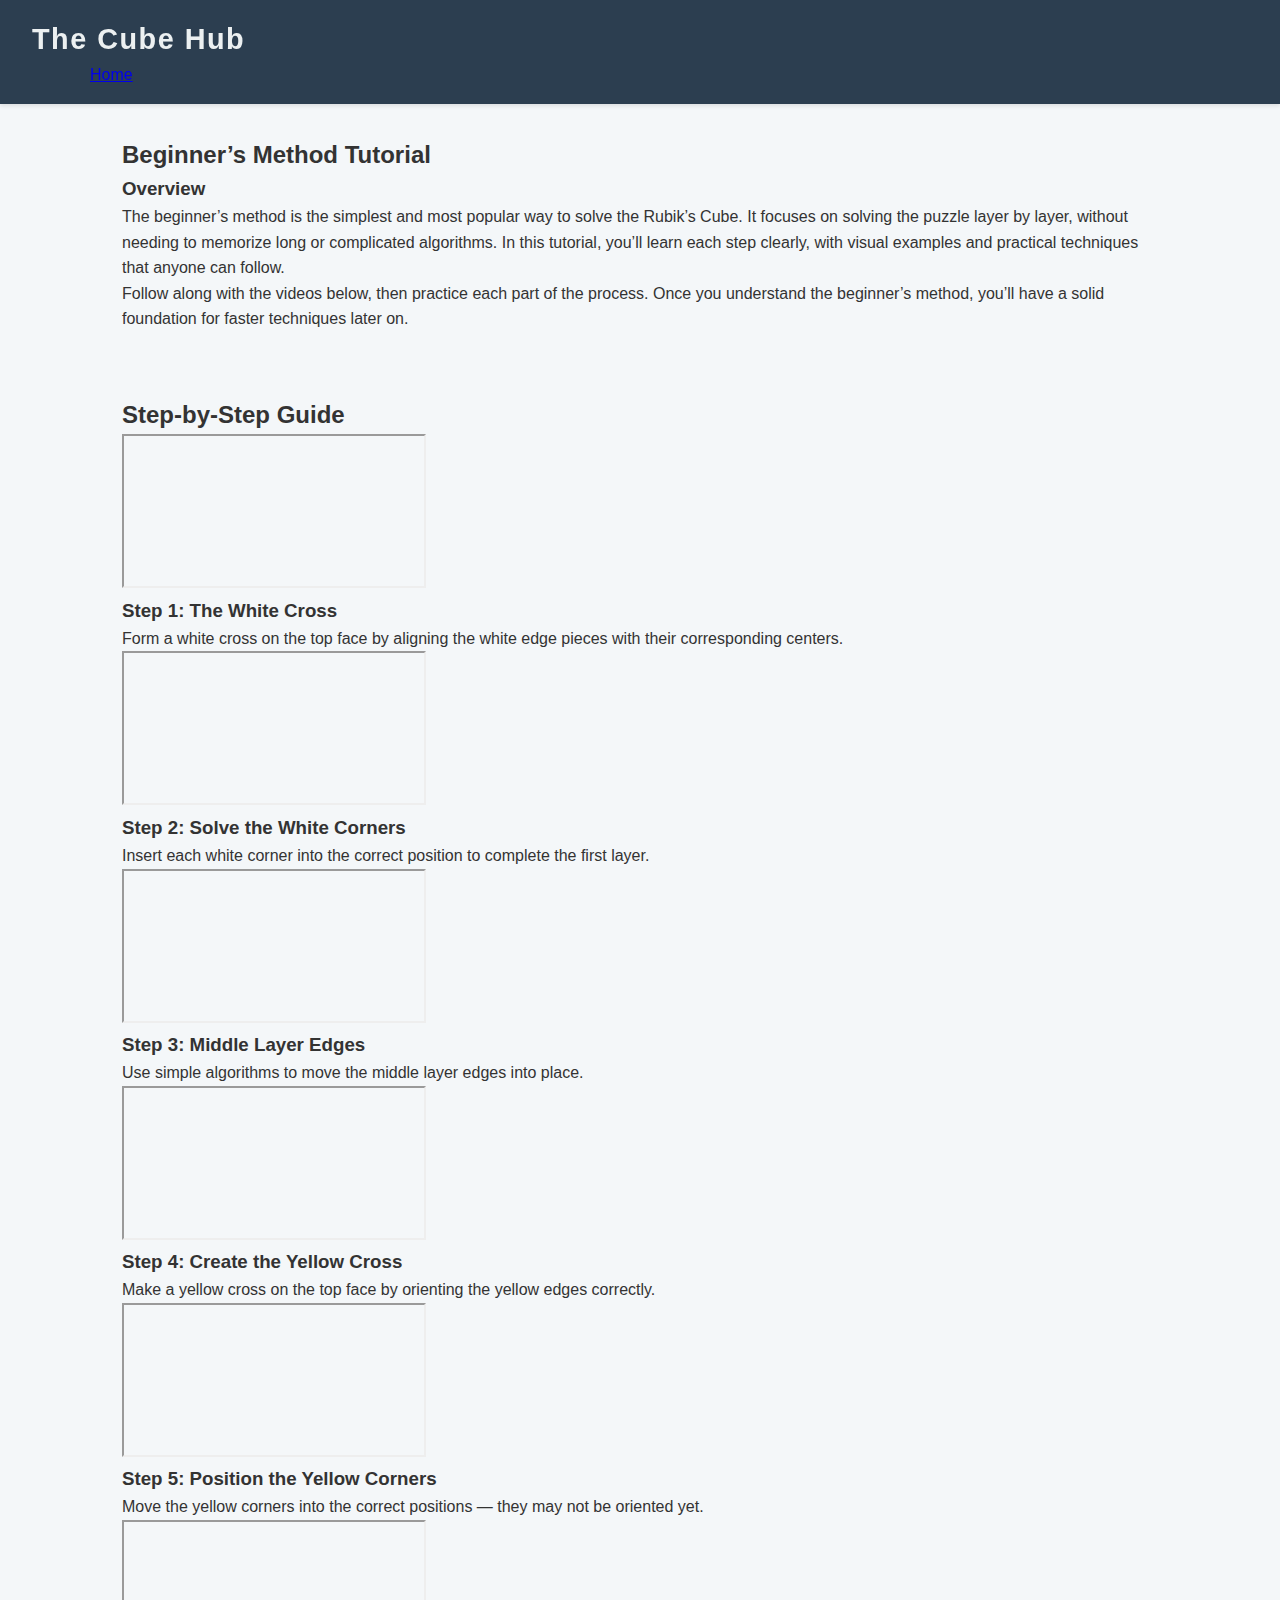
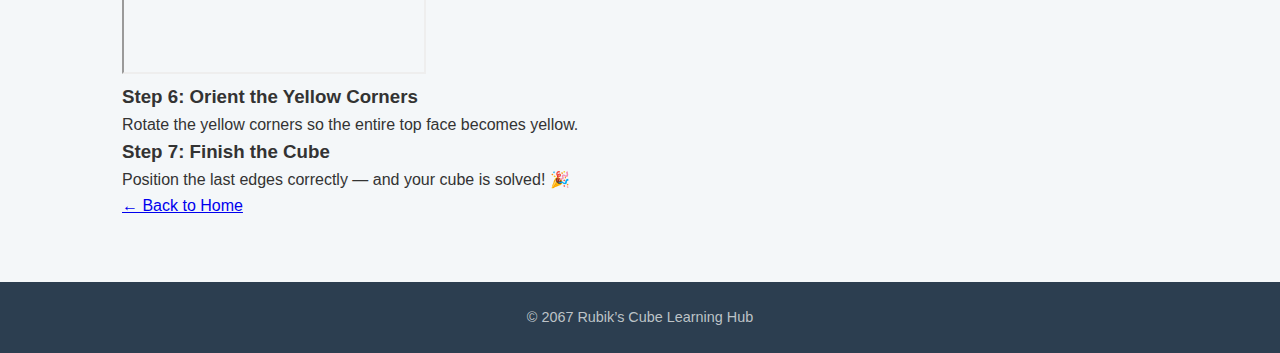
<file: beginners.html>
<!DOCTYPE html>
<html lang="en">
<head>
    <meta charset="UTF-8" />
    <meta name="viewport" content="width=device-width, initial-scale=1" />
    <title>Beginner's Method - Rubik's Cube Learning Hub</title>
    <link rel="stylesheet" href="style.css">
    <link href="https://fonts.cdnfonts.com/css/futura-std-4" rel="stylesheet"

</head>
<body>
    <header>
        <h1>The Cube Hub</h1>
        <nav>
            <a href="index.html">Home</a>
        </nav>
    </header>

    <main>
        <h2>Beginner’s Method Tutorial</h2>
        <section class="description">
            <h3>Overview</h3>
            <p>
                The beginner’s method is the simplest and most popular way to solve the Rubik’s Cube.
                It focuses on solving the puzzle layer by layer, without needing to memorize long or complicated algorithms.
                In this tutorial, you’ll learn each step clearly, with visual examples and practical techniques that anyone can follow.
            </p>
            <p>
                Follow along with the videos below, then practice each part of the process.
                Once you understand the beginner’s method, you’ll have a solid foundation for faster techniques later on.
            </p>
        </section>

        <h2>Step-by-Step Guide</h2>

        <!-- Step 1 -->
        <div class="step" id="step1">
            <div class="video-container">
                <iframe src="https://www.youtube.com/embed/NoayZ6CiyiE" allowfullscreen></iframe>
            </div>
            <h3>Step 1: The White Cross</h3>
            <p>Form a white cross on the top face by aligning the white edge pieces with their corresponding centers.</p>
        </div>

        <!-- Step 2 -->
        <div class="step" id="step2">
            <div class="video-container">
                <iframe src="https://www.youtube.com/embed/Wp2shDb8jmo" allowfullscreen></iframe>
            </div>
            <h3>Step 2: Solve the White Corners</h3>
            <p>Insert each white corner into the correct position to complete the first layer.</p>
        </div>

        <!-- Step 3 -->
        <div class="step" id="step3">
            <div class="video-container">
                <iframe src="https://www.youtube.com/embed/oudN1CzR9ss" allowfullscreen></iframe>
            </div>
            <h3>Step 3: Middle Layer Edges</h3>
            <p>Use simple algorithms to move the middle layer edges into place.</p>
        </div>

        <!-- Step 4 -->
        <div class="step" id="step4">
            <div class="video-container">
                <iframe src="https://www.youtube.com/embed/rjv0BiMrsdI" allowfullscreen></iframe>
            </div>
            <h3>Step 4: Create the Yellow Cross</h3>
            <p>Make a yellow cross on the top face by orienting the yellow edges correctly.</p>
        </div>

        <!-- Step 5 -->
        <div class="step" id="step5">
            <div class="video-container">
                <iframe src="https://www.youtube.com/embed/3nncdRngOVs?si=39KQGmzfYb2V5oVb" allowfullscreen></iframe>
            </div>
            <h3>Step 5: Position the Yellow Corners</h3>
            <p>Move the yellow corners into the correct positions — they may not be oriented yet.</p>
        </div>

        <!-- Step 6 -->
        <div class="step" id="step6">
            <div class="video-container">
                <iframe src="https://www.youtube.com/embed/SV57rJazgm4?si=-u321a2BDFnf6EcP" allowfullscreen></iframe>
            </div>
            <h3>Step 6: Orient the Yellow Corners</h3>
            <p>Rotate the yellow corners so the entire top face becomes yellow.</p>
        </div>

        <!-- Step 7 -->
        <div class="step" id="step7">
            <h3>Step 7: Finish the Cube</h3>
            <p>Position the last edges correctly — and your cube is solved! 🎉</p>
        </div>

        <a href="index.html" class="btn-back">← Back to Home</a>
    </main>

    <footer>
        <p>© 2067 Rubik’s Cube Learning Hub</p>
    </footer>
</body>
</html>
</file>
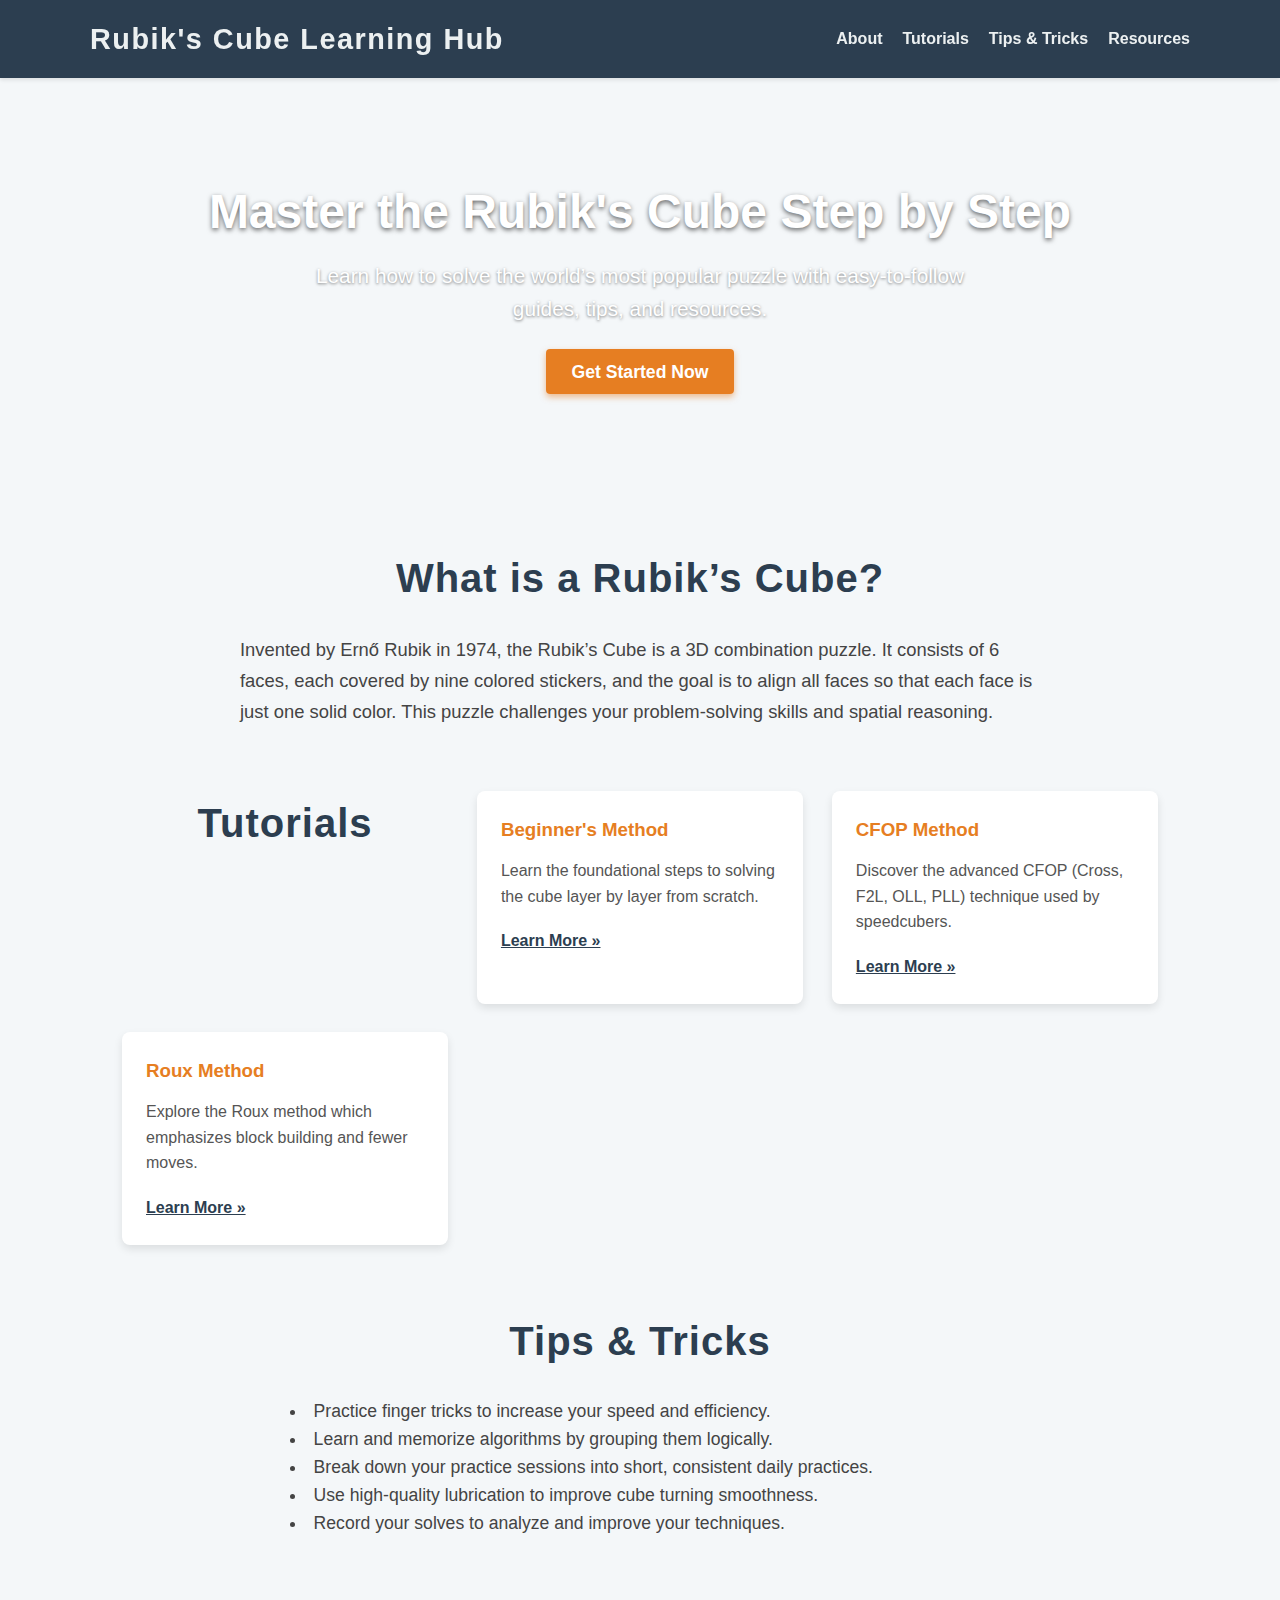
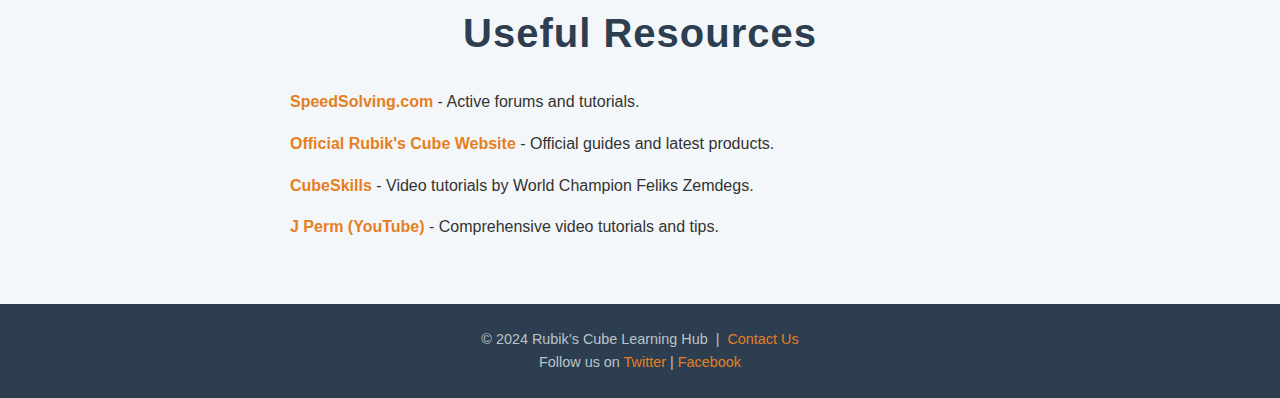
<file: updated index.html>
<!DOCTYPE html>
<html lang="en">
<head>
    <meta charset="UTF-8" />
    <meta name="viewport" content="width=device-width, initial-scale=1" />
    <title>Rubik's Cube Learning Hub</title>
    <style>
        /* Reset */
        * {
            margin: 0;
            padding: 0;
            box-sizing: border-box;
        }

        body {
            font-family: 'Segoe UI', Tahoma, Geneva, Verdana, sans-serif;
            line-height: 1.6;
            background: #f4f7f9;
            color: #333;
        }

        header {
            background-color: #2c3e50;
            color: #ecf0f1;
            padding: 1rem 2rem;
            position: sticky;
            top: 0;
            z-index: 100;
            box-shadow: 0 2px 4px rgba(0,0,0,0.1);
        }

        header nav {
            display: flex;
            justify-content: space-between;
            align-items: center;
            max-width: 1100px;
            margin: 0 auto;
        }

        header h1 {
            font-size: 1.8rem;
            letter-spacing: 1.5px;
        }

        nav ul {
            list-style: none;
            display: flex;
        }

        nav ul li {
            margin-left: 20px;
        }

        nav ul li a {
            text-decoration: none;
            color: #ecf0f1;
            font-weight: 600;
            transition: color 0.3s ease;
        }

        nav ul li a:hover,
        nav ul li a:focus {
            color: #e67e22;
            outline: none;
        }

        .hero {
            background: url('https://media.istockphoto.com/id/458427175/photo/hands-playing-a-cube-game.jpg?s=612x612&w=0&k=20&c=egpNUHYjZ7qo5ohuHCZFWx-jfsV2DYsObxY0hDKV4lE=') no-repeat center center/cover;
            color: white;
            text-align: center;
            padding: 6rem 2rem;
        }

        .hero h2 {
            font-size: 3rem;
            margin-bottom: 0.5rem;
            text-shadow: 0 2px 5px rgba(0,0,0,0.6);
        }

        .hero p {
            font-size: 1.3rem;
            max-width: 700px;
            margin: 0 auto 2rem auto;
            text-shadow: 0 1px 3px rgba(0,0,0,0.5);
        }

        .btn-primary {
            background-color: #e67e22;
            color: white;
            padding: 0.8rem 1.6rem;
            font-size: 1.1rem;
            font-weight: 700;
            border-radius: 4px;
            text-decoration: none;
            box-shadow: 0 3px 6px rgba(230,126,34,0.5);
            transition: background-color 0.3s ease;
        }

        .btn-primary:hover,
        .btn-primary:focus {
            background-color: #cf711f;
            outline: none;
            box-shadow: 0 5px 10px rgba(207,113,31,0.7);
        }

        main {
            max-width: 1100px;
            margin: 2rem auto 4rem auto;
            padding: 0 2rem;
        }

        section {
            margin-bottom: 4rem;
        }

        h2.section-title {
            text-align: center;
            font-size: 2.5rem;
            margin-bottom: 1.5rem;
            color: #2c3e50;
            letter-spacing: 1px;
        }

        /* About Section */
        #about p {
            font-size: 1.15rem;
            max-width: 800px;
            margin: 0 auto;
            line-height: 1.7;
            color: #444;
        }

        /* Tutorials Section */
        #tutorials {
            display: grid;
            grid-template-columns: repeat(auto-fit, minmax(280px, 1fr));
            gap: 1.8rem;
        }

        .tutorial-card {
            background-color: white;
            border-radius: 8px;
            padding: 1.5rem;
            box-shadow: 0 4px 8px rgba(0,0,0,0.1);
            transition: transform 0.3s ease, box-shadow 0.3s ease;
        }

        .tutorial-card:hover,
        .tutorial-card:focus-within {
            box-shadow: 0 6px 14px rgba(230,126,34,0.3);
            transform: translateY(-5px);
            outline: none;
        }

        .tutorial-card h3 {
            margin-bottom: 0.8rem;
            color: #e67e22;
        }

        .tutorial-card p {
            color: #555;
            margin-bottom: 1.2rem;
        }

        .tutorial-card a {
            font-weight: 600;
            color: #2c3e50;
            text-decoration: underline;
        }

        /* Tips Section */
        #tips ul {
            max-width: 700px;
            margin: 0 auto;
            list-style: disc inside;
            font-size: 1.1rem;
            color: #444;
            line-height: 1.6;
        }

        /* Resources Section */
        #resources ul {
            max-width: 700px;
            margin: 0 auto;
            list-style: none;
            padding-left: 0;
        }

        #resources li {
            margin-bottom: 1rem;
        }

        #resources a {
            font-weight: 600;
            color: #e67e22;
            text-decoration: none;
            transition: color 0.3s ease;
        }

        #resources a:hover,
        #resources a:focus {
            color: #cf711f;
            outline: none;
        }

        /* Footer */
        footer {
            background-color: #2c3e50;
            color: #bdc3c7;
            text-align: center;
            padding: 1.5rem 2rem;
            font-size: 0.9rem;
        }

        footer a {
            color: #e67e22;
            text-decoration: none;
        }

        footer a:hover,
        footer a:focus {
            color: #cf711f;
            outline: none;
        }

        /* Responsive Typography */
        @media (max-width: 480px) {
            .hero h2 {
                font-size: 2rem;
            }

            .hero p {
                font-size: 1rem;
            }

            header h1 {
                font-size: 1.5rem;
            }

            nav ul li {
                margin-left: 12px;
            }
        }
    </style>
</head>
<body>
    <header>
        <nav aria-label="Primary Navigation">
            <h1>Rubik's Cube Learning Hub</h1>
            <ul>
                <li><a href="#about" tabindex="0">About</a></li>
                <li><a href="#tutorials" tabindex="0">Tutorials</a></li>
                <li><a href="#tips" tabindex="0">Tips & Tricks</a></li>
                <li><a href="#resources" tabindex="0">Resources</a></li>
            </ul>
        </nav>
    </header>

    <section class="hero" role="banner" aria-label="Welcome section">
        <h2>Master the Rubik's Cube Step by Step</h2>
        <p>Learn how to solve the world’s most popular puzzle with easy-to-follow guides, tips, and resources.</p>
        <a href="#tutorials" class="btn-primary" tabindex="0">Get Started Now</a>
    </section>

    <main>
        <section id="about" aria-labelledby="about-heading">
            <h2 id="about-heading" class="section-title">What is a Rubik’s Cube?</h2>
            <p>
                Invented by Ernő Rubik in 1974, the Rubik’s Cube is a 3D combination puzzle.
                It consists of 6 faces, each covered by nine colored stickers, and the goal is to align all faces so that each face is just one solid color.
                This puzzle challenges your problem-solving skills and spatial reasoning.
            </p>
        </section>

        <section id="tutorials" aria-labelledby="tutorials-heading">
            <h2 id="tutorials-heading" class="section-title">Tutorials</h2>
            <article class="tutorial-card" tabindex="0" aria-label="Beginner’s method tutorial">
                <h3>Beginner's Method</h3>
                <p>Learn the foundational steps to solving the cube layer by layer from scratch.</p>
                <a href="https://rubiks.com/en-us/how-to-solve-rubiks-cube" target="_blank" rel="noopener">Learn More &raquo;</a>
            </article>

            <article class="tutorial-card" tabindex="0" aria-label="CFOP method tutorial">
                <h3>CFOP Method</h3>
                <p>Discover the advanced CFOP (Cross, F2L, OLL, PLL) technique used by speedcubers.</p>
                <a href="https://www.speedsolving.com/wiki/index.php/CFOP" target="_blank" rel="noopener">Learn More &raquo;</a>
            </article>

            <article class="tutorial-card" tabindex="0" aria-label="Roux method tutorial">
                <h3>Roux Method</h3>
                <p>Explore the Roux method which emphasizes block building and fewer moves.</p>
                <a href="https://www.speedsolving.com/wiki/index.php/Roux_Method" target="_blank" rel="noopener">Learn More &raquo;</a>
            </article>
        </section>

        <section id="tips" aria-labelledby="tips-heading">
            <h2 id="tips-heading" class="section-title">Tips & Tricks</h2>
            <ul>
                <li>Practice finger tricks to increase your speed and efficiency.</li>
                <li>Learn and memorize algorithms by grouping them logically.</li>
                <li>Break down your practice sessions into short, consistent daily practices.</li>
                <li>Use high-quality lubrication to improve cube turning smoothness.</li>
                <li>Record your solves to analyze and improve your techniques.</li>
            </ul>
        </section>

        <section id="resources" aria-labelledby="resources-heading">
            <h2 id="resources-heading" class="section-title">Useful Resources</h2>
            <ul>
                <li>
                    <a href="https://www.speedsolving.com/" target="_blank" rel="noopener" tabindex="0">SpeedSolving.com</a> - Active forums and tutorials.
                </li>
                <li>
                    <a href="https://rubiks.com/" target="_blank" rel="noopener" tabindex="0">Official Rubik's Cube Website</a> - Official guides and latest products.
                </li>
                <li>
                    <a href="https://www.cubeskills.com/" target="_blank" rel="noopener" tabindex="0">CubeSkills</a> - Video tutorials by World Champion Feliks Zemdegs.
                </li>
                <li>
                    <a href="https://www.youtube.com/@JPerm" target="_blank" rel="noopener" tabindex="0">J Perm (YouTube)</a> - Comprehensive video tutorials and tips.
                </li>
            </ul>
        </section>
    </main>

    <footer>
        <p>© 2024 Rubik’s Cube Learning Hub &nbsp;|&nbsp; <a href="mailto:contact@rubikslearninghub.com">Contact Us</a></p>
        <p>
            Follow us on
            <a href="https://twitter.com/rubikslearning" target="_blank" rel="noopener" tabindex="0">Twitter</a> |
            <a href="https://www.facebook.com/rubikslearning" target="_blank" rel="noopener" tabindex="0">Facebook</a>
        </p>
    </footer>
</body>
</html>
</file>
<file: style.css>
/* Reset */
* {
    margin: 0;
    padding: 0;
    box-sizing: border-box;
}

body {
    font-family: 'Segoe UI', Tahoma, Geneva, Verdana, sans-serif;
    line-height: 1.6;
    background: #f4f7f9;
    color: #333;
}

header {
    background-color: #2c3e50;
    color: #ecf0f1;
    padding: 1rem 2rem;
    position: sticky;
    top: 0;
    z-index: 100;
    box-shadow: 0 2px 4px rgba(0,0,0,0.1);
}

header nav {
    display: flex;
    justify-content: space-between;
    align-items: center;
    max-width: 1100px;
    margin: 0 auto;
}

header h1 {
    font-size: 1.8rem;
    letter-spacing: 1.5px;
}

nav ul {
    list-style: none;
    display: flex;
}

nav ul li {
    margin-left: 20px;
}

nav ul li a {
    text-decoration: none;
    color: #ecf0f1;
    font-weight: 600;
    transition: color 0.3s ease;
}

nav ul li a:hover,
nav ul li a:focus {
    color: #e67e22;
    outline: none;
}

.hero {
    background: url('https://images.unsplash.com/photo-1591991564021-0662a8573199?ixlib=rb-4.1.0&ixid=M3wxMjA3fDB8MHxwaG90by1wYWdlfHx8fGVufDB8fHx8fA%3D%3D&auto=format&fit=crop&q=80&w=1771') no-repeat center center/cover;
    color: white;
    text-align: center;
    padding: 6rem 2rem;
}

.hero h2 {
    font-size: 3rem;
    margin-bottom: 0.5rem;
    text-shadow: 0 2px 5px rgba(0,0,0,0.6);
}

.hero p {
    font-size: 1.3rem;
    max-width: 700px;
    margin: 0 auto 2rem auto;
    text-shadow: 0 1px 3px rgba(0,0,0,0.5);
}

.btn-primary {
    background-color: #e67e22;
    color: white;
    padding: 0.8rem 1.6rem;
    font-size: 1.1rem;
    font-weight: 700;
    border-radius: 4px;
    text-decoration: none;
    box-shadow: 0 3px 6px rgba(230,126,34,0.5);
    transition: background-color 0.3s ease;
}

.btn-primary:hover,
.btn-primary:focus {
    background-color: #cf711f;
    outline: none;
    box-shadow: 0 5px 10px rgba(207,113,31,0.7);
}

main {
    max-width: 1100px;
    margin: 2rem auto 4rem auto;
    padding: 0 2rem;
}

section {
    margin-bottom: 4rem;
}

h2.section-title {
    text-align: center;
    font-size: 2.5rem;
    margin-bottom: 1.5rem;
    color: #2c3e50;
    letter-spacing: 1px;
}

/* About Section */
#about p {
    font-size: 1.15rem;
    max-width: 800px;
    margin: 0 auto;
    line-height: 1.7;
    color: #444;
}

/* Tutorials Section */
#tutorials {
    display: grid;
    grid-template-columns: repeat(auto-fit, minmax(280px, 1fr));
    gap: 1.8rem;
}

.tutorial-card {
    background-color: white;
    border-radius: 8px;
    padding: 1.5rem;
    box-shadow: 0 4px 8px rgba(0,0,0,0.1);
    transition: transform 0.3s ease, box-shadow 0.3s ease;
}

.tutorial-card:hover,
.tutorial-card:focus-within {
    box-shadow: 0 6px 14px rgba(230,126,34,0.3);
    transform: translateY(-5px);
    outline: none;
}

.tutorial-card h3 {
    margin-bottom: 0.8rem;
    color: #e67e22;
}

.tutorial-card p {
    color: #555;
    margin-bottom: 1.2rem;
}

.tutorial-card a {
    font-weight: 600;
    color: #2c3e50;
    text-decoration: underline;
}

/* Tips Section */
#tips ul {
    max-width: 700px;
    margin: 0 auto;
    list-style: disc inside;
    font-size: 1.1rem;
    color: #444;
    line-height: 1.6;
}

/* Resources Section */
#resources ul {
    max-width: 700px;
    margin: 0 auto;
    list-style: none;
    padding-left: 0;
}

#resources li {
    margin-bottom: 1rem;
}

#resources a {
    font-weight: 600;
    color: #e67e22;
    text-decoration: none;
    transition: color 0.3s ease;
}

#resources a:hover,
#resources a:focus {
    color: #cf711f;
    outline: none;
}

/* Footer */
footer {
    background-color: #2c3e50;
    color: #bdc3c7;
    text-align: center;
    padding: 1.5rem 2rem;
    font-size: 0.9rem;
}

footer a {
    color: #e67e22;
    text-decoration: none;
}

footer a:hover,
footer a:focus {
    color: #cf711f;
    outline: none;
}

/* Responsive Typography */
@media (max-width: 480px) {
    .hero h2 {
        font-size: 2rem;
    }

    .hero p {
        font-size: 1rem;
    }

    header h1 {
        font-size: 1.5rem;
    }

    nav ul li {
        margin-left: 12px;
    }
}
</file>
